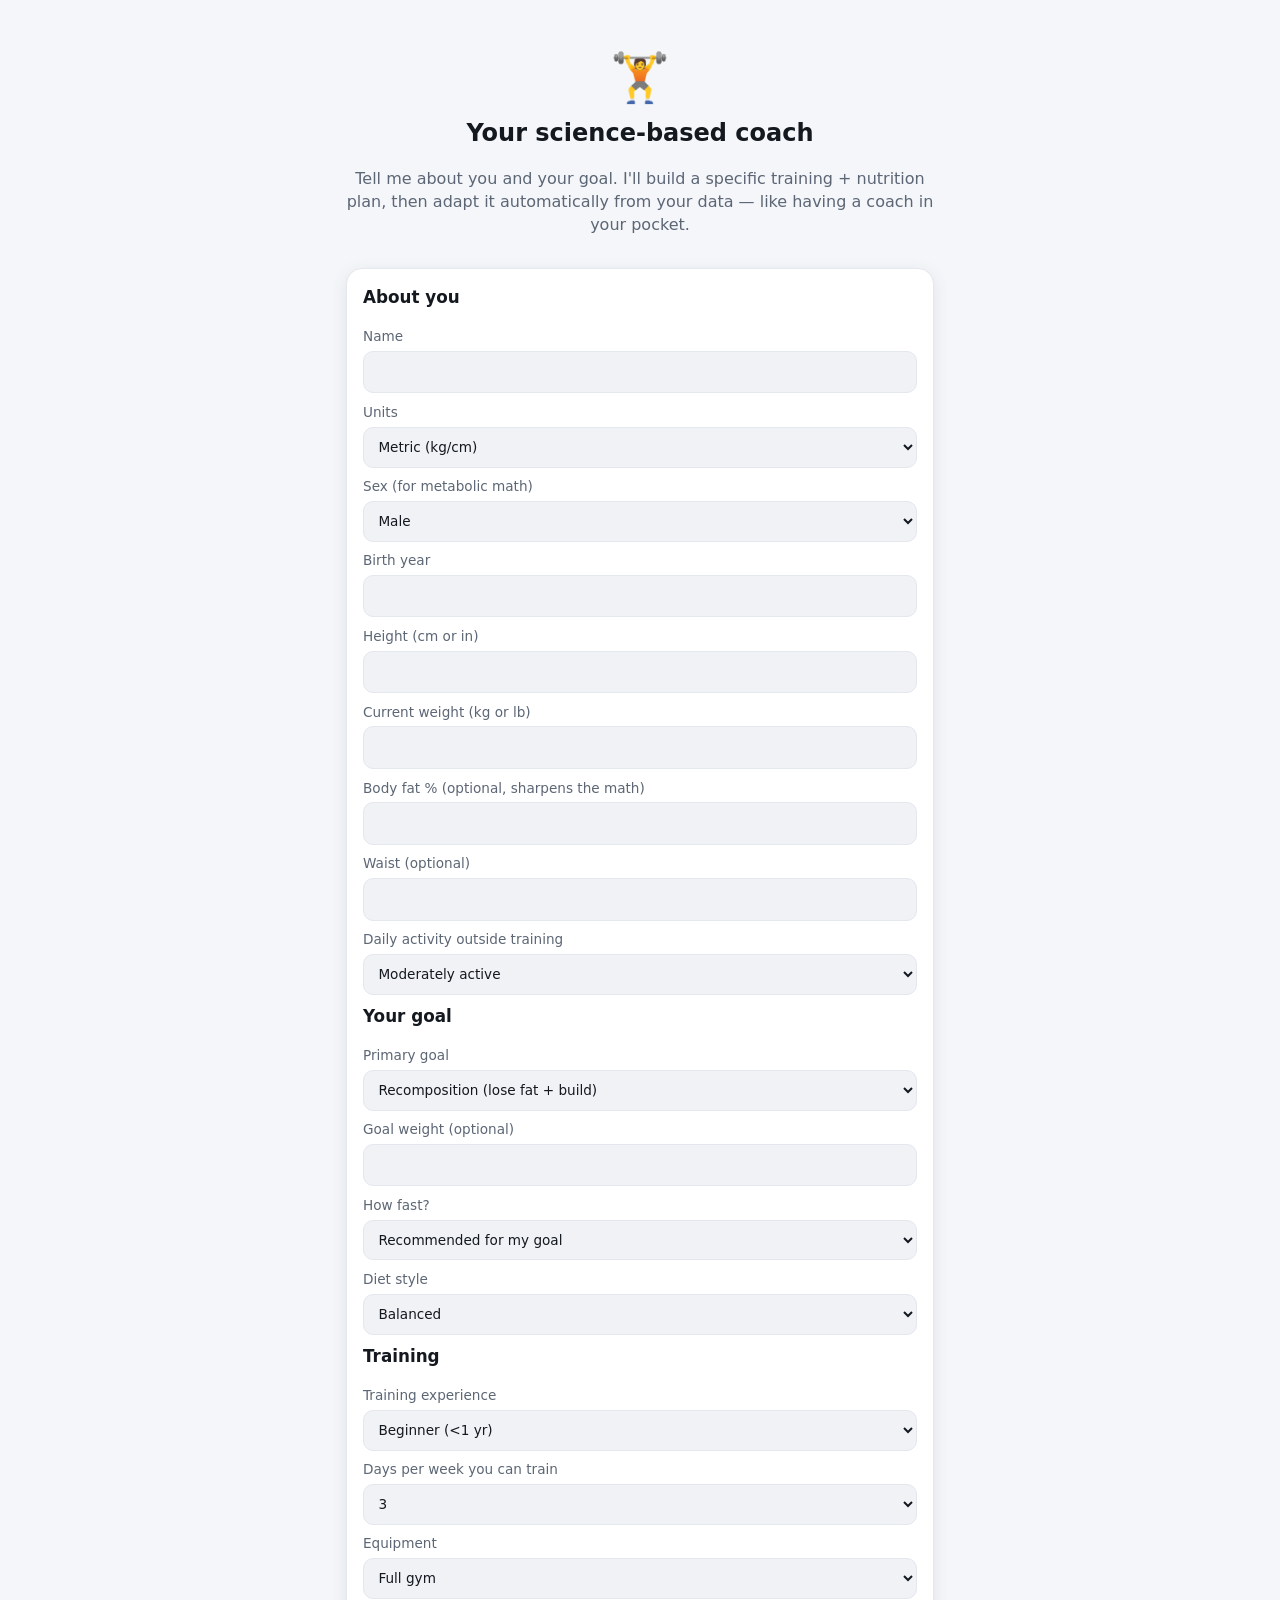
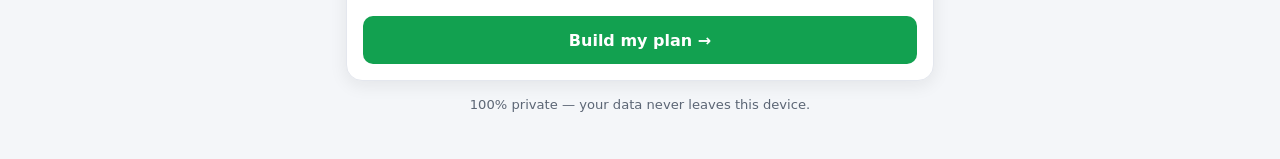
<file: index.html>
<!DOCTYPE html>
<html lang="en">
<head>
  <meta charset="utf-8">
  <meta name="viewport" content="width=device-width, initial-scale=1, viewport-fit=cover">
  <meta name="theme-color" content="#0f1115">
  <title>Coach — your science-based gym app</title>
  <meta name="description" content="A private, offline gym coach that adapts your training and nutrition from your own data.">
  <link rel="manifest" href="manifest.webmanifest">
  <link rel="icon" href="icons/icon.svg" type="image/svg+xml">
  <link rel="apple-touch-icon" href="icons/icon-192.png">
  <link rel="stylesheet" href="css/styles.css">
</head>
<body>
  <div id="app" class="app"></div>

  <!-- data + engine (load order matters: no build step, plain scripts) -->
  <script src="js/store.js"></script>
  <script src="js/data/exercises.js"></script>
  <script src="js/data/foods.js"></script>
  <script src="js/engine/nutrition.js"></script>
  <script src="js/engine/analytics.js"></script>
  <script src="js/engine/expenditure.js"></script>
  <script src="js/engine/training.js"></script>
  <script src="js/engine/coach.js"></script>
  <script src="js/charts.js"></script>
  <script src="js/ai.js"></script>
  <script src="js/app.js"></script>
</body>
</html>
</file>
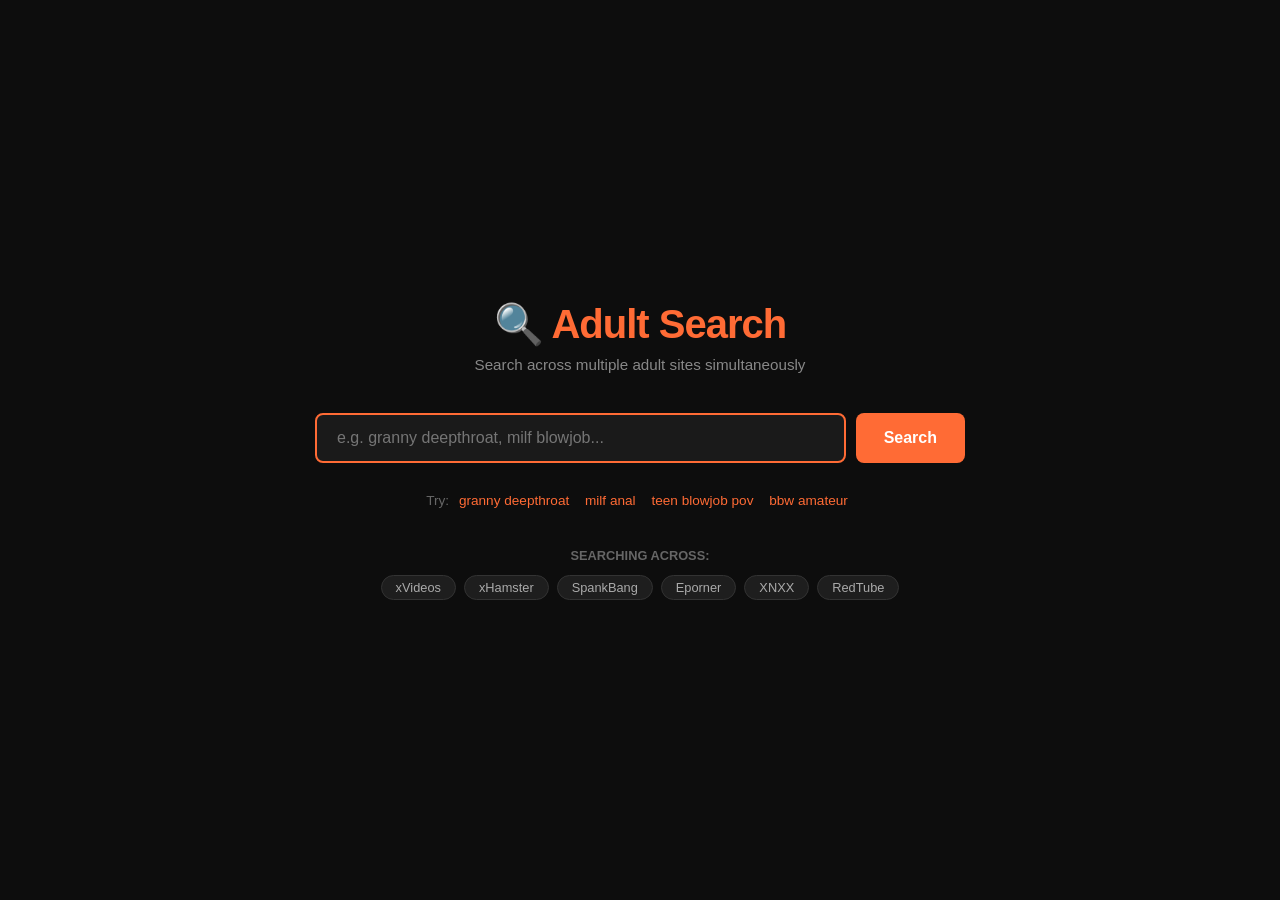
<file: templates/index.html>
<!DOCTYPE html>
<html lang="en">
<head>
  <meta charset="UTF-8" />
  <meta name="viewport" content="width=device-width, initial-scale=1.0" />
  <title>Adult Search Aggregator</title>
  <style>
    * { box-sizing: border-box; margin: 0; padding: 0; }
    body {
      background: #0d0d0d;
      color: #e0e0e0;
      font-family: 'Segoe UI', sans-serif;
      display: flex;
      flex-direction: column;
      align-items: center;
      justify-content: center;
      min-height: 100vh;
      padding: 20px;
    }
    h1 {
      font-size: 2.5rem;
      color: #ff6b35;
      margin-bottom: 8px;
      letter-spacing: -1px;
    }
    .subtitle {
      color: #888;
      margin-bottom: 40px;
      font-size: 0.95rem;
    }
    .search-form {
      display: flex;
      gap: 10px;
      width: 100%;
      max-width: 650px;
    }
    input[type="text"] {
      flex: 1;
      padding: 14px 20px;
      border-radius: 8px;
      border: 2px solid #333;
      background: #1a1a1a;
      color: #fff;
      font-size: 1rem;
      outline: none;
      transition: border-color 0.2s;
    }
    input[type="text"]:focus { border-color: #ff6b35; }
    button {
      padding: 14px 28px;
      background: #ff6b35;
      color: #fff;
      border: none;
      border-radius: 8px;
      font-size: 1rem;
      cursor: pointer;
      font-weight: 600;
      transition: background 0.2s;
    }
    button:hover { background: #e05a28; }
    .sites {
      margin-top: 40px;
      display: flex;
      flex-wrap: wrap;
      gap: 8px;
      justify-content: center;
      max-width: 650px;
    }
    .site-badge {
      background: #1e1e1e;
      border: 1px solid #333;
      border-radius: 20px;
      padding: 4px 14px;
      font-size: 0.8rem;
      color: #aaa;
    }
    .examples {
      margin-top: 30px;
      color: #666;
      font-size: 0.85rem;
      text-align: center;
    }
    .examples span {
      color: #ff6b35;
      cursor: pointer;
      margin: 0 6px;
    }
    .examples span:hover { text-decoration: underline; }
  </style>
</head>
<body>
  <h1>&#128269; Adult Search</h1>
  <p class="subtitle">Search across multiple adult sites simultaneously</p>

  <form class="search-form" method="get" action="/search">
    <input type="text" name="q" placeholder="e.g. granny deepthroat, milf blowjob..." autofocus />
    <button type="submit">Search</button>
  </form>

  <div class="examples">
    Try:
    <span onclick="document.querySelector('input').value=this.innerText">granny deepthroat</span>
    <span onclick="document.querySelector('input').value=this.innerText">milf anal</span>
    <span onclick="document.querySelector('input').value=this.innerText">teen blowjob pov</span>
    <span onclick="document.querySelector('input').value=this.innerText">bbw amateur</span>
  </div>

  <div class="sites">
    <strong style="color:#666;width:100%;text-align:center;margin-bottom:4px;font-size:0.8rem;">SEARCHING ACROSS:</strong>
    <span class="site-badge">xVideos</span>
    <span class="site-badge">xHamster</span>
    <span class="site-badge">SpankBang</span>
    <span class="site-badge">Eporner</span>
    <span class="site-badge">XNXX</span>
    <span class="site-badge">RedTube</span>
  </div>
</body>
</html>
</file>
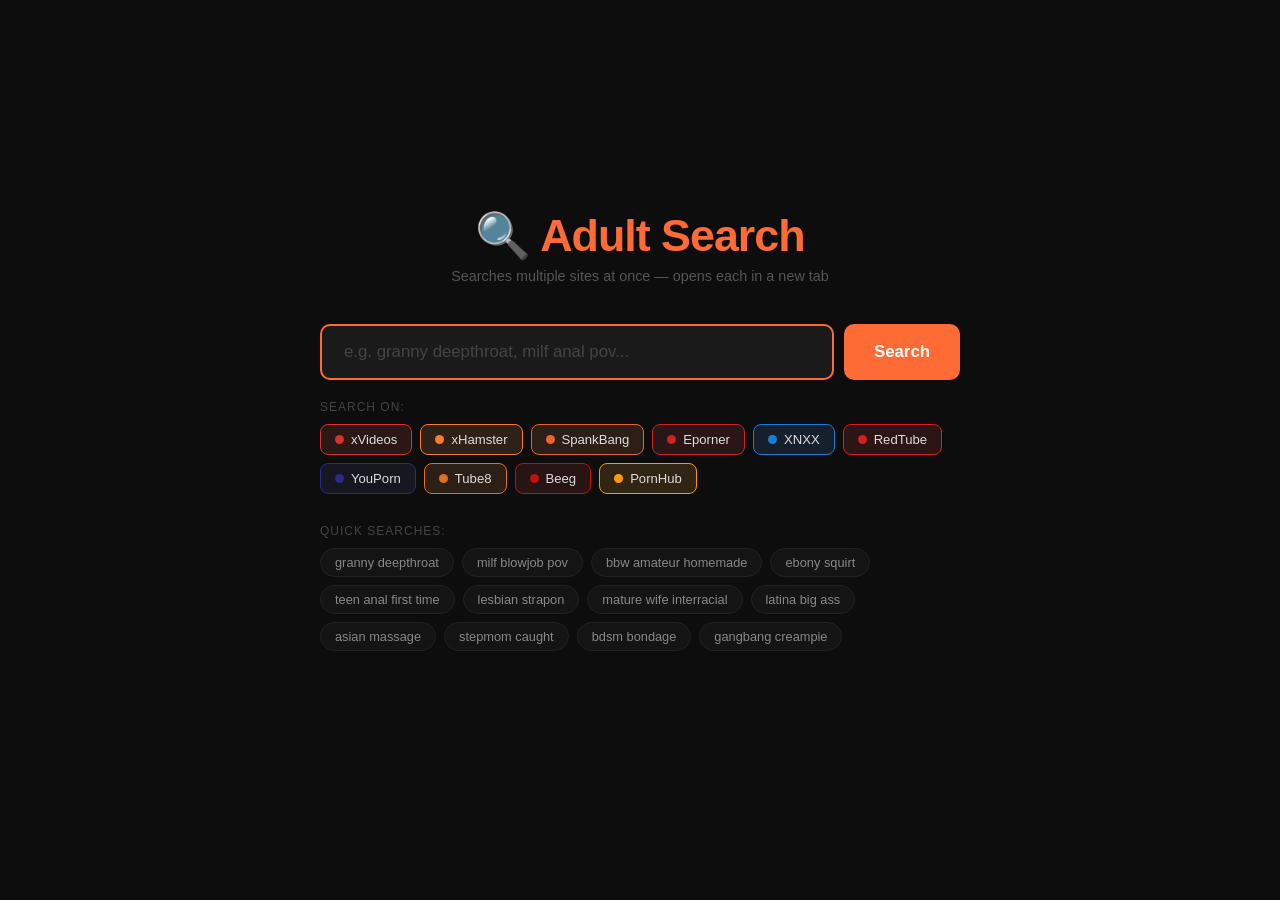
<file: search.html>
<!DOCTYPE html>
<html lang="en">
<head>
<meta charset="UTF-8" />
<meta name="viewport" content="width=device-width, initial-scale=1.0" />
<title>Adult Search</title>
<style>
  * { box-sizing: border-box; margin: 0; padding: 0; }
  body {
    background: #0d0d0d;
    color: #e0e0e0;
    font-family: 'Segoe UI', sans-serif;
    min-height: 100vh;
    display: flex;
    flex-direction: column;
    align-items: center;
    justify-content: center;
    padding: 30px 20px;
  }
  h1 { color: #ff6b35; font-size: 2.8rem; letter-spacing: -1px; margin-bottom: 6px; }
  .sub { color: #555; font-size: 0.9rem; margin-bottom: 40px; }

  .search-box {
    display: flex;
    gap: 10px;
    width: 100%;
    max-width: 640px;
    margin-bottom: 20px;
  }
  input {
    flex: 1;
    padding: 16px 22px;
    background: #1a1a1a;
    border: 2px solid #2a2a2a;
    border-radius: 10px;
    color: #fff;
    font-size: 1.05rem;
    outline: none;
    transition: border-color 0.2s;
  }
  input:focus { border-color: #ff6b35; }
  input::placeholder { color: #444; }
  button.go {
    padding: 16px 30px;
    background: #ff6b35;
    color: #fff;
    border: none;
    border-radius: 10px;
    font-size: 1.05rem;
    font-weight: 700;
    cursor: pointer;
    transition: background 0.2s, transform 0.1s;
  }
  button.go:hover { background: #e05a28; }
  button.go:active { transform: scale(0.97); }

  /* site toggles */
  .sites-label {
    font-size: 0.75rem;
    color: #444;
    text-transform: uppercase;
    letter-spacing: 1px;
    margin-bottom: 10px;
    width: 100%;
    max-width: 640px;
  }
  .sites {
    display: flex;
    flex-wrap: wrap;
    gap: 8px;
    width: 100%;
    max-width: 640px;
    margin-bottom: 30px;
  }
  .site-toggle {
    display: flex;
    align-items: center;
    gap: 7px;
    padding: 7px 14px;
    background: #141414;
    border: 1.5px solid #2a2a2a;
    border-radius: 8px;
    cursor: pointer;
    transition: all 0.15s;
    user-select: none;
  }
  .site-toggle:hover { border-color: #444; }
  .site-toggle.on { border-color: var(--c); background: color-mix(in srgb, var(--c) 12%, #141414); }
  .site-toggle .dot {
    width: 9px; height: 9px;
    border-radius: 50%;
    background: #333;
    transition: background 0.15s;
  }
  .site-toggle.on .dot { background: var(--c); }
  .site-toggle span { font-size: 0.82rem; color: #999; transition: color 0.15s; }
  .site-toggle.on span { color: #ddd; }

  /* quick searches */
  .quick-label {
    font-size: 0.75rem;
    color: #444;
    text-transform: uppercase;
    letter-spacing: 1px;
    margin-bottom: 10px;
    width: 100%;
    max-width: 640px;
  }
  .quick {
    display: flex;
    flex-wrap: wrap;
    gap: 8px;
    width: 100%;
    max-width: 640px;
    margin-bottom: 40px;
  }
  .chip {
    padding: 6px 14px;
    background: #141414;
    border: 1px solid #222;
    border-radius: 20px;
    font-size: 0.8rem;
    color: #888;
    cursor: pointer;
    transition: all 0.15s;
  }
  .chip:hover { background: #1e1e1e; color: #ff6b35; border-color: #ff6b35; }

  /* result flash */
  #toast {
    display: none;
    position: fixed;
    bottom: 30px;
    left: 50%;
    transform: translateX(-50%);
    background: #1e1e1e;
    border: 1px solid #333;
    border-radius: 10px;
    padding: 12px 24px;
    font-size: 0.9rem;
    color: #aaa;
    box-shadow: 0 4px 20px rgba(0,0,0,0.5);
  }
  #toast strong { color: #ff6b35; }
</style>
</head>
<body>

<h1>&#128269; Adult Search</h1>
<p class="sub">Searches multiple sites at once &mdash; opens each in a new tab</p>

<div class="search-box">
  <input id="q" type="text" placeholder="e.g. granny deepthroat, milf anal pov..." autofocus />
  <button class="go" onclick="doSearch()">Search</button>
</div>

<p class="sites-label">Search on:</p>
<div class="sites" id="sites"></div>

<p class="quick-label">Quick searches:</p>
<div class="quick">
  <span class="chip" onclick="quickSearch('granny deepthroat')">granny deepthroat</span>
  <span class="chip" onclick="quickSearch('milf blowjob pov')">milf blowjob pov</span>
  <span class="chip" onclick="quickSearch('bbw amateur homemade')">bbw amateur homemade</span>
  <span class="chip" onclick="quickSearch('ebony squirt')">ebony squirt</span>
  <span class="chip" onclick="quickSearch('teen anal first time')">teen anal first time</span>
  <span class="chip" onclick="quickSearch('lesbian strapon')">lesbian strapon</span>
  <span class="chip" onclick="quickSearch('mature wife interracial')">mature wife interracial</span>
  <span class="chip" onclick="quickSearch('latina big ass')">latina big ass</span>
  <span class="chip" onclick="quickSearch('asian massage')">asian massage</span>
  <span class="chip" onclick="quickSearch('stepmom caught')">stepmom caught</span>
  <span class="chip" onclick="quickSearch('bdsm bondage')">bdsm bondage</span>
  <span class="chip" onclick="quickSearch('gangbang creampie')">gangbang creampie</span>
</div>

<div id="toast"></div>

<script>
const SITES = [
  { name: 'xVideos',  color: '#d92f2f', url: q => `https://www.xvideos.com/?k=${q}` },
  { name: 'xHamster', color: '#f47f2a', url: q => `https://xhamster.com/search/${q}` },
  { name: 'SpankBang', color: '#e8642b', url: q => `https://spankbang.com/s/${q}/` },
  { name: 'Eporner',  color: '#cc2222', url: q => `https://www.eporner.com/search/${q}/` },
  { name: 'XNXX',    color: '#1a7cd9', url: q => `https://www.xnxx.com/search/${q}/0` },
  { name: 'RedTube',  color: '#d62020', url: q => `https://www.redtube.com/?search=${q}` },
  { name: 'YouPorn',  color: '#2a2a8a', url: q => `https://www.youporn.com/search/video/?query=${q}` },
  { name: 'Tube8',   color: '#e07020', url: q => `https://www.tube8.com/search.html?q=${q}` },
  { name: 'Beeg',    color: '#c01010', url: q => `https://beeg.com/search/${q}` },
  { name: 'PornHub', color: '#f90',    url: q => `https://www.pornhub.com/video/search?search=${q}` },
];

// Render site toggles
const sitesEl = document.getElementById('sites');
SITES.forEach((s, i) => {
  const el = document.createElement('div');
  el.className = 'site-toggle on';
  el.style.setProperty('--c', s.color);
  el.dataset.i = i;
  el.innerHTML = `<div class="dot"></div><span>${s.name}</span>`;
  el.onclick = () => el.classList.toggle('on');
  sitesEl.appendChild(el);
});

function getEnabled() {
  return [...document.querySelectorAll('.site-toggle.on')].map(el => SITES[el.dataset.i]);
}

function doSearch() {
  const raw = document.getElementById('q').value.trim();
  if (!raw) return;
  const q = encodeURIComponent(raw);
  const enabled = getEnabled();
  if (!enabled.length) { showToast('Select at least one site'); return; }
  enabled.forEach(s => window.open(s.url(q), '_blank'));
  showToast(`Opened <strong>${enabled.length}</strong> tabs for "${raw}"`);
}

function quickSearch(term) {
  document.getElementById('q').value = term;
  doSearch();
}

function showToast(msg) {
  const t = document.getElementById('toast');
  t.innerHTML = msg;
  t.style.display = 'block';
  clearTimeout(t._timer);
  t._timer = setTimeout(() => t.style.display = 'none', 3000);
}

document.getElementById('q').addEventListener('keydown', e => {
  if (e.key === 'Enter') doSearch();
});
</script>
</body>
</html>
</file>
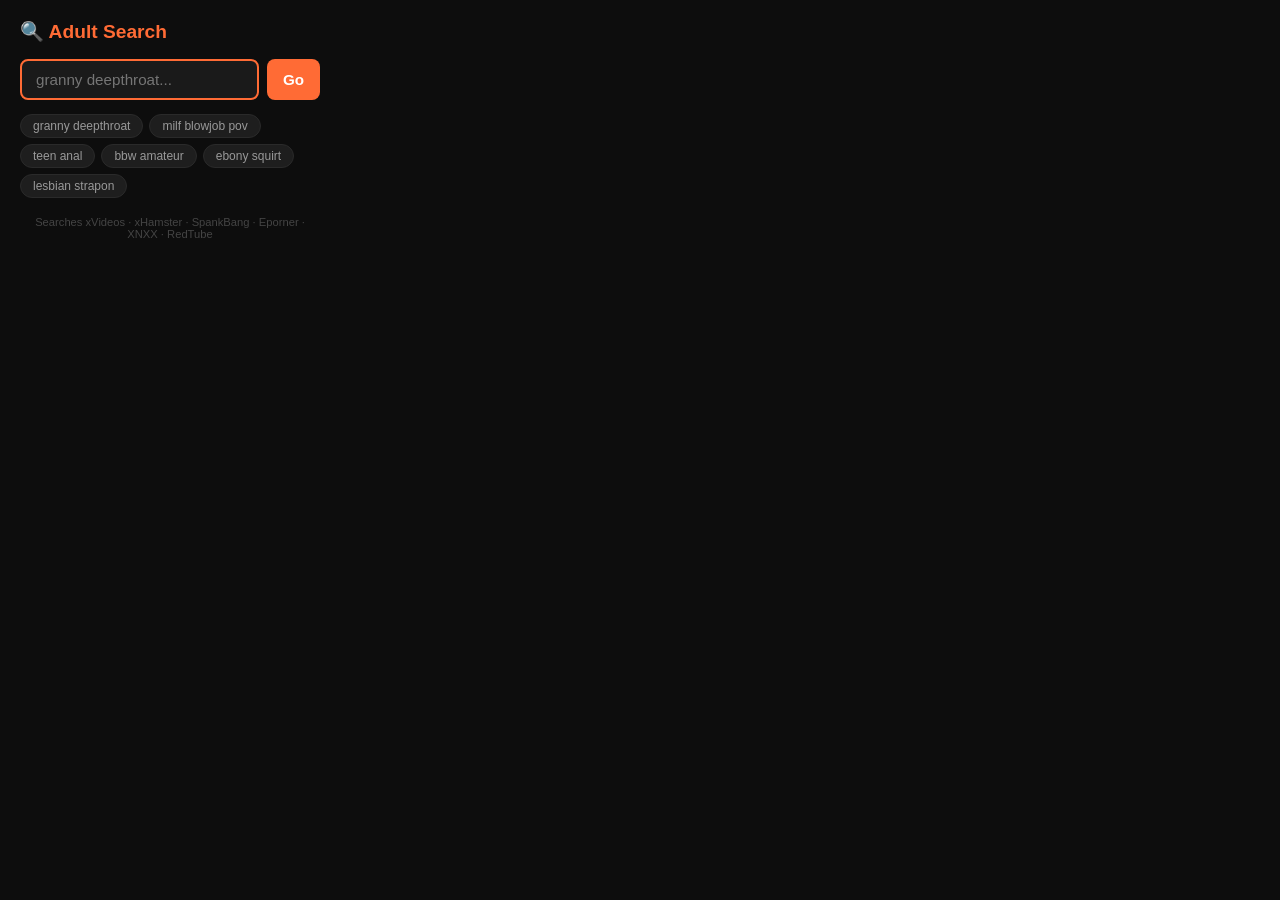
<file: chrome-extension/popup.html>
<!DOCTYPE html>
<html lang="en">
<head>
  <meta charset="UTF-8" />
  <style>
    * { box-sizing: border-box; margin: 0; padding: 0; }
    body {
      width: 340px;
      background: #0d0d0d;
      color: #e0e0e0;
      font-family: 'Segoe UI', sans-serif;
      padding: 20px;
    }
    h1 {
      color: #ff6b35;
      font-size: 1.2rem;
      margin-bottom: 16px;
      display: flex;
      align-items: center;
      gap: 8px;
    }
    .search-row {
      display: flex;
      gap: 8px;
    }
    input {
      flex: 1;
      padding: 10px 14px;
      background: #1a1a1a;
      border: 2px solid #333;
      border-radius: 8px;
      color: #fff;
      font-size: 0.95rem;
      outline: none;
      transition: border-color 0.2s;
    }
    input:focus { border-color: #ff6b35; }
    button {
      padding: 10px 16px;
      background: #ff6b35;
      color: #fff;
      border: none;
      border-radius: 8px;
      cursor: pointer;
      font-size: 0.95rem;
      font-weight: 600;
      transition: background 0.2s;
    }
    button:hover { background: #e05a28; }
    .chips {
      margin-top: 14px;
      display: flex;
      flex-wrap: wrap;
      gap: 6px;
    }
    .chip {
      background: #1e1e1e;
      border: 1px solid #2a2a2a;
      border-radius: 20px;
      padding: 4px 12px;
      font-size: 0.75rem;
      color: #999;
      cursor: pointer;
      transition: all 0.15s;
    }
    .chip:hover {
      background: #2a2a2a;
      color: #ff6b35;
      border-color: #ff6b35;
    }
    .footer {
      margin-top: 18px;
      font-size: 0.7rem;
      color: #444;
      text-align: center;
    }
  </style>
</head>
<body>
  <h1>🔍 Adult Search</h1>
  <div class="search-row">
    <input id="q" type="text" placeholder="granny deepthroat..." autofocus />
    <button id="btn">Go</button>
  </div>
  <div class="chips">
    <span class="chip" data-q="granny deepthroat">granny deepthroat</span>
    <span class="chip" data-q="milf blowjob pov">milf blowjob pov</span>
    <span class="chip" data-q="teen anal">teen anal</span>
    <span class="chip" data-q="bbw amateur">bbw amateur</span>
    <span class="chip" data-q="ebony squirt">ebony squirt</span>
    <span class="chip" data-q="lesbian strapon">lesbian strapon</span>
  </div>
  <div class="footer">Searches xVideos · xHamster · SpankBang · Eporner · XNXX · RedTube</div>
  <script src="popup.js"></script>
</body>
</html>
</file>
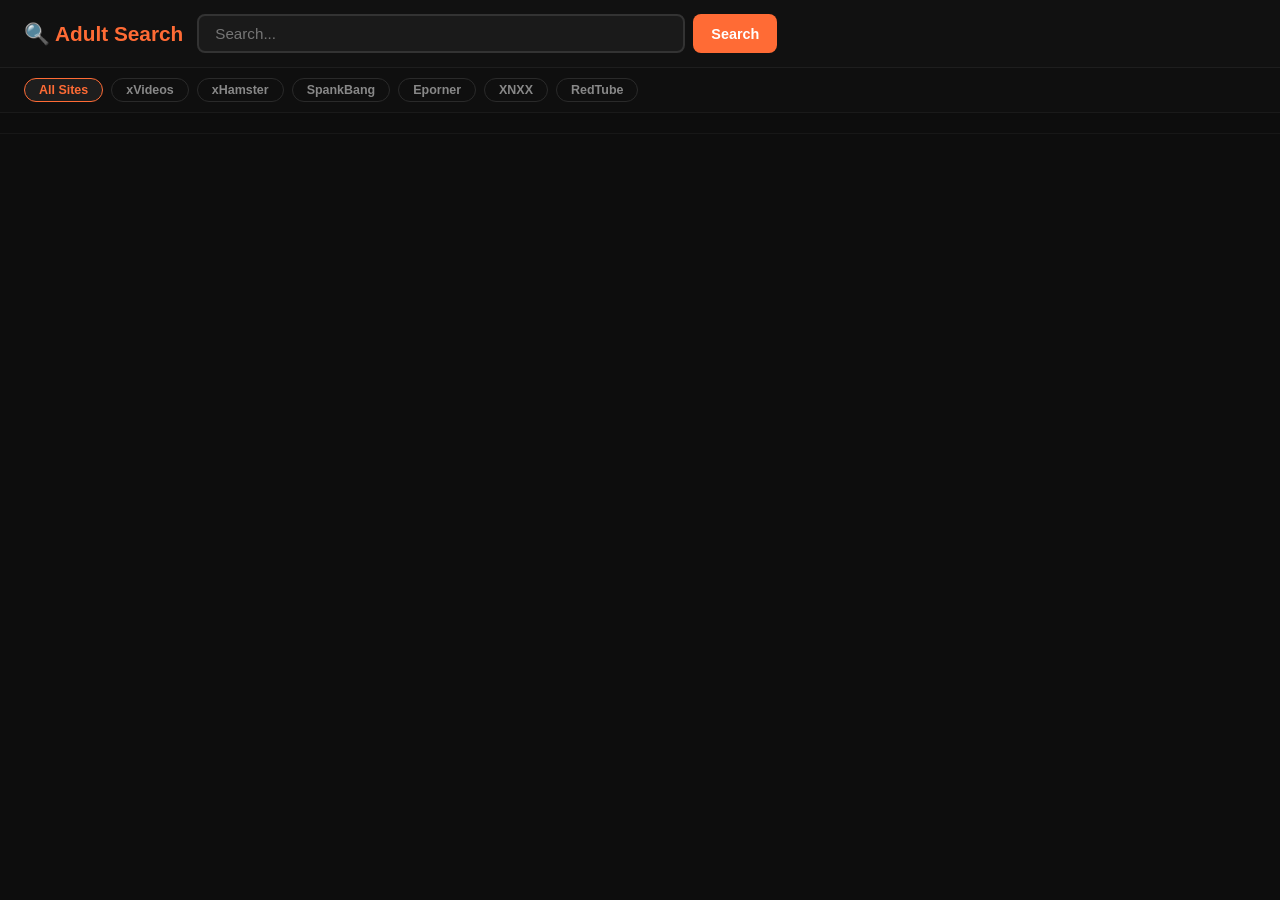
<file: chrome-extension/results.html>
<!DOCTYPE html>
<html lang="en">
<head>
  <meta charset="UTF-8" />
  <meta name="viewport" content="width=device-width, initial-scale=1.0" />
  <title>Adult Search Results</title>
  <style>
    * { box-sizing: border-box; margin: 0; padding: 0; }
    body {
      background: #0d0d0d;
      color: #e0e0e0;
      font-family: 'Segoe UI', sans-serif;
      min-height: 100vh;
    }
    header {
      background: #111;
      border-bottom: 1px solid #1e1e1e;
      padding: 14px 24px;
      display: flex;
      align-items: center;
      gap: 14px;
      position: sticky;
      top: 0;
      z-index: 100;
    }
    .logo {
      color: #ff6b35;
      font-size: 1.3rem;
      font-weight: 700;
      white-space: nowrap;
      cursor: pointer;
      text-decoration: none;
    }
    .search-row {
      display: flex;
      gap: 8px;
      flex: 1;
      max-width: 580px;
    }
    input {
      flex: 1;
      padding: 9px 16px;
      background: #1a1a1a;
      border: 2px solid #333;
      border-radius: 8px;
      color: #fff;
      font-size: 0.95rem;
      outline: none;
      transition: border-color 0.2s;
    }
    input:focus { border-color: #ff6b35; }
    button {
      padding: 9px 18px;
      background: #ff6b35;
      color: #fff;
      border: none;
      border-radius: 8px;
      font-size: 0.9rem;
      font-weight: 600;
      cursor: pointer;
      transition: background 0.2s;
    }
    button:hover { background: #e05a28; }

    /* filter bar */
    #filter-bar {
      padding: 10px 24px;
      display: flex;
      gap: 8px;
      flex-wrap: wrap;
      border-bottom: 1px solid #1a1a1a;
      background: #0f0f0f;
    }
    .filter-btn {
      padding: 4px 14px;
      border-radius: 20px;
      border: 1px solid #2a2a2a;
      background: transparent;
      color: #888;
      font-size: 0.78rem;
      cursor: pointer;
      transition: all 0.15s;
    }
    .filter-btn.active,
    .filter-btn:hover {
      background: #1e1e1e;
      color: #ff6b35;
      border-color: #ff6b35;
    }

    /* status bar */
    #status {
      padding: 10px 24px;
      display: flex;
      gap: 12px;
      flex-wrap: wrap;
      font-size: 0.8rem;
      color: #555;
      border-bottom: 1px solid #171717;
    }
    .site-status {
      display: flex;
      align-items: center;
      gap: 5px;
    }
    .dot {
      width: 7px;
      height: 7px;
      border-radius: 50%;
      background: #333;
      transition: background 0.3s;
    }
    .dot.loading { background: #f0a030; animation: pulse 1s infinite; }
    .dot.done { background: #3cb371; }
    .dot.error { background: #c0392b; }
    @keyframes pulse { 0%,100%{opacity:1} 50%{opacity:0.4} }

    /* grid */
    #grid {
      display: grid;
      grid-template-columns: repeat(auto-fill, minmax(260px, 1fr));
      gap: 18px;
      padding: 20px 24px;
    }
    .card {
      background: #161616;
      border-radius: 10px;
      overflow: hidden;
      border: 1px solid #1f1f1f;
      transition: transform 0.15s, border-color 0.15s;
    }
    .card:hover {
      transform: translateY(-3px);
      border-color: #ff6b35;
    }
    .card a {
      text-decoration: none;
      color: inherit;
      display: block;
    }
    .thumb-wrap {
      position: relative;
      width: 100%;
      padding-top: 56.25%;
      background: #0a0a0a;
      overflow: hidden;
    }
    .thumb-wrap img {
      position: absolute;
      inset: 0;
      width: 100%;
      height: 100%;
      object-fit: cover;
      transition: transform 0.2s;
    }
    .card:hover .thumb-wrap img { transform: scale(1.04); }
    .thumb-placeholder {
      position: absolute;
      inset: 0;
      display: flex;
      align-items: center;
      justify-content: center;
      font-size: 2rem;
      color: #222;
    }
    .duration-badge {
      position: absolute;
      bottom: 6px;
      right: 8px;
      background: rgba(0,0,0,0.82);
      color: #fff;
      font-size: 0.72rem;
      padding: 2px 7px;
      border-radius: 4px;
      font-weight: 500;
    }
    .site-badge {
      position: absolute;
      top: 6px;
      left: 8px;
      font-size: 0.65rem;
      font-weight: 700;
      padding: 2px 8px;
      border-radius: 4px;
      text-transform: uppercase;
      letter-spacing: 0.5px;
      color: #fff;
    }
    .card-body { padding: 10px 12px 12px; }
    .card-title {
      font-size: 0.85rem;
      font-weight: 500;
      color: #ddd;
      line-height: 1.35;
      display: -webkit-box;
      -webkit-line-clamp: 2;
      -webkit-box-orient: vertical;
      overflow: hidden;
    }
    .card-meta {
      margin-top: 6px;
      font-size: 0.72rem;
      color: #555;
      display: flex;
      gap: 10px;
    }

    /* empty / loading states */
    #empty {
      display: none;
      text-align: center;
      padding: 80px 24px;
      color: #444;
    }
    #empty h2 { font-size: 1.4rem; margin-bottom: 8px; color: #555; }
    #result-count {
      padding: 8px 24px 0;
      font-size: 0.82rem;
      color: #555;
    }
  </style>
</head>
<body>
  <header>
    <a class="logo" href="#" id="home-link">🔍 Adult Search</a>
    <div class="search-row">
      <input id="q" type="text" placeholder="Search..." />
      <button id="search-btn">Search</button>
    </div>
  </header>

  <div id="filter-bar">
    <button class="filter-btn active" data-site="all">All Sites</button>
    <!-- site buttons injected by JS -->
  </div>

  <div id="status"></div>
  <div id="result-count"></div>

  <div id="grid"></div>

  <div id="empty">
    <h2>No results found</h2>
    <p>Try different keywords, or some sites may be temporarily unavailable.</p>
  </div>

  <script src="parsers.js"></script>
  <script src="results.js"></script>
</body>
</html>
</file>
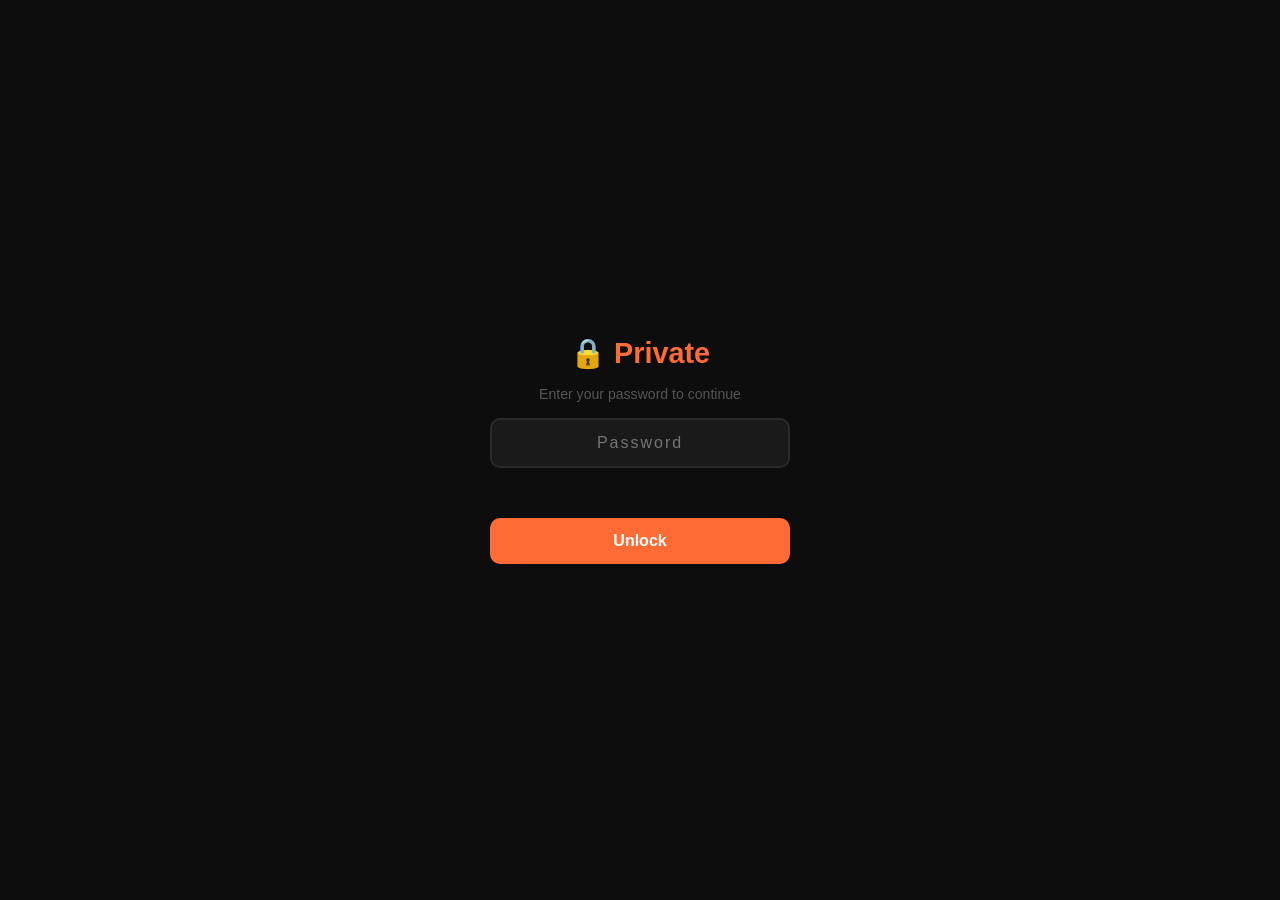
<file: templates/app.html>
<!DOCTYPE html>
<html lang="en">
<head>
<meta charset="UTF-8"/>
<meta name="viewport" content="width=device-width, initial-scale=1.0"/>
<title>Adult Search</title>
<style>
* { box-sizing: border-box; margin: 0; padding: 0; }
body {
  background: #0d0d0d;
  color: #e0e0e0;
  font-family: 'Segoe UI', sans-serif;
  min-height: 100vh;
}

/* ── Lock screen ── */
#lock {
  min-height: 100vh;
  display: flex;
  flex-direction: column;
  align-items: center;
  justify-content: center;
  padding: 30px 20px;
  gap: 16px;
}
#lock h2 { color: #ff6b35; font-size: 1.8rem; }
#lock p  { color: #555; font-size: 0.88rem; }
#pw-input {
  width: 100%;
  max-width: 300px;
  padding: 14px 18px;
  background: #1a1a1a;
  border: 2px solid #2a2a2a;
  border-radius: 10px;
  color: #fff;
  font-size: 1rem;
  outline: none;
  text-align: center;
  letter-spacing: 2px;
  transition: border-color 0.2s;
}
#pw-input:focus { border-color: #ff6b35; }
#unlock-btn {
  width: 100%;
  max-width: 300px;
  padding: 14px;
  background: #ff6b35;
  color: #fff;
  border: none;
  border-radius: 10px;
  font-size: 1rem;
  font-weight: 700;
  cursor: pointer;
}
#unlock-btn:active { opacity: 0.85; }
#lock-err { color: #e05555; font-size: 0.82rem; min-height: 18px; }

/* ── App ── */
#app { display: none; flex-direction: column; min-height: 100vh; }

header {
  background: #111;
  border-bottom: 1px solid #1e1e1e;
  padding: 14px 18px;
  display: flex;
  align-items: center;
  gap: 12px;
  position: sticky;
  top: 0;
  z-index: 50;
}
.logo { color: #ff6b35; font-size: 1.2rem; font-weight: 700; white-space: nowrap; }

.search-row {
  display: flex;
  gap: 8px;
  flex: 1;
}
#q {
  flex: 1;
  padding: 10px 16px;
  background: #1a1a1a;
  border: 2px solid #2a2a2a;
  border-radius: 8px;
  color: #fff;
  font-size: 0.95rem;
  outline: none;
  transition: border-color 0.2s;
  min-width: 0;
}
#q:focus { border-color: #ff6b35; }
#q::placeholder { color: #444; }
#search-btn {
  padding: 10px 18px;
  background: #ff6b35;
  color: #fff;
  border: none;
  border-radius: 8px;
  font-size: 0.95rem;
  font-weight: 700;
  cursor: pointer;
  white-space: nowrap;
}
#search-btn:active { opacity: 0.85; }

/* site filter chips */
#filter-bar {
  padding: 10px 18px;
  display: flex;
  gap: 8px;
  flex-wrap: wrap;
  background: #0f0f0f;
  border-bottom: 1px solid #1a1a1a;
}
.fbtn {
  padding: 5px 13px;
  border-radius: 20px;
  border: 1px solid #2a2a2a;
  background: transparent;
  color: #777;
  font-size: 0.76rem;
  cursor: pointer;
  transition: all 0.15s;
  white-space: nowrap;
}
.fbtn.active, .fbtn:active { background: #1e1e1e; color: #ff6b35; border-color: #ff6b35; }

/* status dots */
#status {
  padding: 8px 18px;
  display: flex;
  gap: 14px;
  flex-wrap: wrap;
  font-size: 0.75rem;
  color: #555;
  border-bottom: 1px solid #151515;
}
.sdot { display: flex; align-items: center; gap: 5px; }
.dot { width: 7px; height: 7px; border-radius: 50%; background: #2a2a2a; }
.dot.spin { background: #e0a020; animation: pulse 1s infinite; }
.dot.ok   { background: #3cb371; }
.dot.err  { background: #c0392b; }
.sfail { color: #b5563f; }
#status .sdot { cursor: help; }
@keyframes pulse { 0%,100%{opacity:1}50%{opacity:.35} }

#meta { padding: 8px 18px; font-size: 0.78rem; color: #555; }

/* grid */
#grid {
  display: grid;
  grid-template-columns: repeat(auto-fill, minmax(155px, 1fr));
  gap: 12px;
  padding: 14px 18px;
}
@media(min-width:600px){ #grid { grid-template-columns: repeat(auto-fill, minmax(220px, 1fr)); gap: 16px; } }

.card {
  background: #161616;
  border-radius: 9px;
  overflow: hidden;
  border: 1px solid #1e1e1e;
  transition: transform 0.15s, border-color 0.15s;
  cursor: pointer;
}
.card:active { transform: scale(0.97); }
.card:hover { border-color: #ff6b35; }
.thumb {
  position: relative;
  width: 100%;
  padding-top: 56.25%;
  background: #0a0a0a;
  overflow: hidden;
}
.thumb img {
  position: absolute; inset: 0;
  width: 100%; height: 100%;
  object-fit: cover;
}
.thumb .no-img {
  position: absolute; inset: 0;
  display: flex; align-items: center; justify-content: center;
  font-size: 1.8rem; color: #222;
}
.dur {
  position: absolute; bottom: 5px; right: 7px;
  background: rgba(0,0,0,.82);
  color: #fff; font-size: 0.68rem;
  padding: 2px 6px; border-radius: 4px; font-weight: 600;
}
.site-tag {
  position: absolute; top: 5px; left: 7px;
  font-size: 0.6rem; font-weight: 700;
  padding: 2px 7px; border-radius: 4px;
  text-transform: uppercase; letter-spacing: .4px; color: #fff;
}
.card-body { padding: 8px 10px 10px; }
.card-title {
  font-size: 0.8rem; color: #ccc; line-height: 1.35;
  display: -webkit-box; -webkit-line-clamp: 2; -webkit-box-orient: vertical; overflow: hidden;
}
.card-views { margin-top: 5px; font-size: 0.7rem; color: #555; }

/* empty / chips */
#empty { display: none; text-align: center; padding: 60px 20px; color: #444; }
#empty h3 { font-size: 1.2rem; margin-bottom: 6px; color: #555; }

#chips {
  display: flex; flex-wrap: wrap; gap: 8px;
  padding: 12px 18px 0;
}
.chip {
  padding: 6px 13px; background: #141414;
  border: 1px solid #222; border-radius: 20px;
  font-size: 0.78rem; color: #888; cursor: pointer;
}
.chip:active { color: #ff6b35; border-color: #ff6b35; }
</style>
</head>
<body>

<!-- Lock -->
<div id="lock">
  <h2>&#128274; Private</h2>
  <p>Enter your password to continue</p>
  <input id="pw-input" type="password" placeholder="Password" autocomplete="off"/>
  <div id="lock-err"></div>
  <button id="unlock-btn" onclick="unlock()">Unlock</button>
</div>

<!-- App -->
<div id="app">
  <header>
    <span class="logo">&#128269; Search</span>
    <div class="search-row">
      <input id="q" type="text" placeholder="granny deepthroat, milf pov..."/>
      <button id="search-btn" onclick="doSearch()">Go</button>
    </div>
  </header>

  <div id="filter-bar">
    <button class="fbtn active" data-site="all">All</button>
  </div>

  <div id="status" style="display:none"></div>
  <div id="meta"></div>

  <div id="chips">
    <span class="chip" onclick="qs('granny deepthroat')">granny deepthroat</span>
    <span class="chip" onclick="qs('milf blowjob pov')">milf blowjob pov</span>
    <span class="chip" onclick="qs('bbw amateur')">bbw amateur</span>
    <span class="chip" onclick="qs('ebony squirt')">ebony squirt</span>
    <span class="chip" onclick="qs('teen anal')">teen anal</span>
    <span class="chip" onclick="qs('lesbian strapon')">lesbian strapon</span>
    <span class="chip" onclick="qs('mature wife interracial')">mature wife interracial</span>
    <span class="chip" onclick="qs('latina big ass')">latina big ass</span>
    <span class="chip" onclick="qs('stepmom caught')">stepmom caught</span>
    <span class="chip" onclick="qs('gangbang creampie')">gangbang creampie</span>
    <span class="chip" onclick="qs('bdsm bondage')">bdsm bondage</span>
    <span class="chip" onclick="qs('asian massage')">asian massage</span>
  </div>

  <div id="grid"></div>
  <div id="empty"><h3>No results found</h3><p>Try different keywords</p></div>
</div>

<script>
// ── Password gate ──
const HASH = '{{ pw_hash }}';
const KEY  = 'asa_exp';
const DAYS = 30;

async function sha256(s) {
  const b = await crypto.subtle.digest('SHA-256', new TextEncoder().encode(s));
  return [...new Uint8Array(b)].map(x=>x.toString(16).padStart(2,'0')).join('');
}

async function unlock() {
  const val = document.getElementById('pw-input').value;
  const h = await sha256(val);
  if (h === HASH) {
    localStorage.setItem(KEY, Date.now() + DAYS*86400000);
    showApp();
  } else {
    const e = document.getElementById('lock-err');
    e.textContent = 'Wrong password.';
    document.getElementById('pw-input').value = '';
    setTimeout(()=>e.textContent='', 2500);
  }
}
document.getElementById('pw-input').addEventListener('keydown', e => { if(e.key==='Enter') unlock(); });

function showApp() {
  document.getElementById('lock').style.display = 'none';
  document.getElementById('app').style.display = 'flex';
  document.getElementById('q').focus();
}

if (Date.now() < parseInt(localStorage.getItem(KEY)||0)) showApp();

// ── Search ──
let allResults = [];
let activeSite = 'all';

const SITE_COLORS = {
  'PornHub':'#f90','xVideos':'#d92f2f','Eporner':'#cc2222',
  'RedTube':'#d62020','Beeg':'#e8642b','YouPorn':'#3a3aaa',
};

function qs(term) {
  document.getElementById('q').value = term;
  doSearch();
}

async function doSearch() {
  const q = document.getElementById('q').value.trim();
  if (!q) return;
  document.getElementById('chips').style.display = 'none';
  document.getElementById('empty').style.display = 'none';

  const statusEl = document.getElementById('status');
  statusEl.style.display = 'flex';
  statusEl.innerHTML = 'Searching…';
  document.getElementById('meta').textContent = '';
  document.getElementById('grid').innerHTML = '';
  allResults = [];
  activeSite = 'all';
  document.querySelectorAll('.fbtn[data-site]').forEach(b => {
    if (b.dataset.site !== 'all') b.remove();
  });
  document.querySelector('.fbtn[data-site="all"]').classList.add('active');

  try {
    const res = await fetch(`/api/search?q=${encodeURIComponent(q)}`);
    const data = await res.json();
    allResults = data.results || [];

    // Build site filter buttons
    const sites = [...new Set(allResults.map(r=>r.site))];
    const bar = document.getElementById('filter-bar');
    sites.forEach(s => {
      const b = document.createElement('button');
      b.className = 'fbtn';
      b.dataset.site = s;
      b.textContent = s;
      b.onclick = () => filterBy(s);
      bar.appendChild(b);
    });

    // Status dots — a failing site shows why (HTTP status / error), not a bare ✗
    statusEl.innerHTML = (data.site_stats||[]).map(ss => {
      const ok = ss.count > 0;
      const label = ok ? ss.count : (ss.error || 'failed');
      const detail = (ss.fetches||[])
        .map(f => `${f.status||'—'} ${f.url}${f.error ? ' · ' + f.error : ''}`)
        .join('\n');
      return `<div class="sdot" title="${esc(detail)}">
        <div class="dot ${ok?'ok':'err'}"></div>
        <span>${esc(ss.site)} <span class="${ok?'':'sfail'}">${esc(String(label))}</span></span>
      </div>`;
    }).join('');

    document.getElementById('meta').textContent =
      `${allResults.length} results for "${q}"`;

    renderGrid();
  } catch(err) {
    statusEl.innerHTML = '<span style="color:#e05555">Search failed. Is the server running?</span>';
  }
}

function filterBy(site) {
  activeSite = site;
  document.querySelectorAll('.fbtn').forEach(b =>
    b.classList.toggle('active', b.dataset.site === site)
  );
  renderGrid();
}

document.querySelector('.fbtn[data-site="all"]').onclick = () => filterBy('all');

function renderGrid() {
  const filtered = activeSite === 'all'
    ? allResults
    : allResults.filter(r => r.site === activeSite);

  const grid = document.getElementById('grid');
  grid.innerHTML = '';
  document.getElementById('empty').style.display = filtered.length ? 'none' : 'block';

  filtered.forEach(v => {
    const c = SITE_COLORS[v.site] || '#ff6b35';
    const card = document.createElement('div');
    card.className = 'card';
    card.onclick = () => window.open(v.url, '_blank');
    card.innerHTML = `
      <div class="thumb">
        ${v.thumbnail
          ? `<img src="${v.thumbnail}" alt="" loading="lazy" onerror="this.parentNode.innerHTML='<div class=no-img>▶</div>'">`
          : '<div class="no-img">▶</div>'}
        <span class="site-tag" style="background:${c}">${esc(v.site)}</span>
        ${v.duration ? `<span class="dur">${esc(v.duration)}</span>` : ''}
      </div>
      <div class="card-body">
        <div class="card-title">${esc(v.title)}</div>
        <div class="card-views">
          ${v.views ? `👁 ${esc(v.views)}` : ''}
          ${v.rating ? ` ⭐ ${esc(v.rating)}%` : ''}
        </div>
      </div>`;
    grid.appendChild(card);
  });
}

function esc(s) {
  return (s||'').replace(/&/g,'&amp;').replace(/</g,'&lt;').replace(/>/g,'&gt;').replace(/"/g,'&quot;');
}

document.getElementById('q').addEventListener('keydown', e => { if(e.key==='Enter') doSearch(); });
</script>
</body>
</html>
</file>
<file: css/styles.css>
/* Coach — styles. Mobile-first, theme-aware (dark default, light supported).
   Chart colors come from the validated data-viz reference palette. */

:root {
  color-scheme: dark light;
  --bg: #0f1115;
  --surface: #171a21;
  --surface-2: #1f232c;
  --line: #2a2f3a;
  --text: #f2f4f8;
  --muted: #98a1b3;
  --accent: #37d67a;      /* energetic green */
  --accent-2: #2bb765;
  --accent-ink: #05130b;
  --warn: #fab219;
  --danger: #e5533c;

  /* chart palette (validated reference values) */
  --series-1: #3987e5;
  --status-good: #0ca30c;
  --status-warning: #fab219;
  --status-critical: #d03b3b;
  --grid: #2c2c2a;
  --axis: #898781;

  --radius: 16px;
  --radius-sm: 10px;
  --shadow: 0 4px 20px rgba(0,0,0,.35);
  --nav-h: 62px;
  --maxw: 620px;
}

@media (prefers-color-scheme: light) {
  :root:not([data-theme="dark"]) {
    --bg: #f4f6f9;
    --surface: #ffffff;
    --surface-2: #f0f2f6;
    --line: #e4e7ee;
    --text: #14181f;
    --muted: #5c6675;
    --accent: #12a150;
    --accent-2: #0f8a45;
    --accent-ink: #ffffff;
    --series-1: #2a78d6;
    --grid: #e1e0d9;
    --axis: #898781;
    --shadow: 0 4px 18px rgba(20,24,31,.08);
  }
}

* { box-sizing: border-box; }
html, body { margin: 0; padding: 0; }
body {
  font-family: system-ui, -apple-system, "Segoe UI", Roboto, sans-serif;
  background: var(--bg);
  color: var(--text);
  -webkit-font-smoothing: antialiased;
  line-height: 1.45;
}
button, input, select { font: inherit; color: inherit; }
h1 { font-size: 1.5rem; margin: .2rem 0; }
h2 { font-size: 1.05rem; margin: 0 0 .5rem; }
h3 { font-size: 1rem; margin: 0; }
.muted { color: var(--muted); }
.small { font-size: .82rem; }
.center { text-align: center; }
.error { color: var(--danger); }

.app { max-width: var(--maxw); margin: 0 auto; min-height: 100vh; }

/* top bar */
.topbar {
  position: sticky; top: 0; z-index: 20;
  display: flex; align-items: center; gap: .6rem;
  padding: calc(env(safe-area-inset-top) + .6rem) 1rem .6rem;
  background: color-mix(in srgb, var(--bg) 85%, transparent);
  backdrop-filter: blur(10px);
  border-bottom: 1px solid var(--line);
}
.brand { font-weight: 700; display: flex; align-items: center; gap: .35rem; }
.brand span { color: var(--accent); }
.who { margin-left: auto; color: var(--muted); font-size: .9rem; }
.icon-btn { background: none; border: none; font-size: 1.2rem; cursor: pointer; padding: .2rem; }

/* views */
.view { padding: 1rem 1rem calc(var(--nav-h) + env(safe-area-inset-bottom) + 1rem); }
.card {
  background: var(--surface);
  border: 1px solid var(--line);
  border-radius: var(--radius);
  padding: 1rem;
  margin-bottom: .9rem;
  box-shadow: var(--shadow);
}
.card-head { display: flex; align-items: center; justify-content: space-between; gap: .5rem; margin-bottom: .5rem; }
.card-head h2, .card-head h3 { margin: 0; }

.hero { background: linear-gradient(135deg, var(--surface), var(--surface-2)); }
.hero-date { color: var(--accent); font-weight: 600; font-size: .8rem; text-transform: uppercase; letter-spacing: .04em; }

/* stats */
.statgrid { display: grid; grid-template-columns: repeat(auto-fit, minmax(90px,1fr)); gap: .6rem; margin-bottom: .9rem; }
.stat { background: var(--surface); border: 1px solid var(--line); border-radius: var(--radius-sm); padding: .7rem; text-align: center; }
.sv { font-size: 1.25rem; font-weight: 700; }
.sl { font-size: .72rem; color: var(--muted); text-transform: uppercase; letter-spacing: .03em; }

/* buttons */
.btn {
  display: inline-flex; align-items: center; justify-content: center; gap: .4rem;
  background: var(--surface-2); color: var(--text);
  border: 1px solid var(--line); border-radius: var(--radius-sm);
  padding: .7rem 1rem; cursor: pointer; font-weight: 600;
  transition: transform .05s ease, background .15s ease;
}
.btn:active { transform: scale(.98); }
.btn.primary { background: var(--accent); color: var(--accent-ink); border-color: transparent; }
.btn.ghost { background: transparent; }
.btn.small { padding: .4rem .7rem; font-size: .82rem; }
.btn.block { display: flex; width: 100%; margin-top: .5rem; }
.btn[disabled] { opacity: .5; cursor: not-allowed; }
.file-btn { position: relative; }

/* pills / dots */
.pill { font-size: .7rem; padding: .2rem .5rem; border-radius: 999px; font-weight: 700; }
.pill.warn { background: color-mix(in srgb, var(--warn) 25%, transparent); color: var(--warn); }
.dot { display: inline-block; width: .55rem; height: .55rem; border-radius: 50%; vertical-align: middle; }
.d1 { background: var(--danger); } .d2 { background: var(--warn); } .d3 { background: var(--muted); }

/* lists */
.mini-list { list-style: none; margin: 0; padding: 0; }
.mini-list li { display: flex; justify-content: space-between; padding: .35rem 0; border-bottom: 1px solid var(--line); }
.mini-list li:last-child { border-bottom: none; }
.ok-note { color: var(--accent); font-weight: 600; margin: .5rem 0 0; }

/* macros */
.macro { margin: .5rem 0; }
.macro-top { display: flex; justify-content: space-between; font-size: .85rem; margin-bottom: .25rem; }
.bar { background: var(--surface-2); border-radius: 999px; height: 9px; overflow: hidden; }
.bar-fill { background: var(--accent); height: 100%; border-radius: 999px; transition: width .3s ease; }
.macro-mini { display: flex; gap: .8rem; flex-wrap: wrap; color: var(--muted); font-size: .82rem; margin: .4rem 0; }

/* insights */
.insight { border-left: 3px solid var(--muted); padding: .5rem .7rem; margin: .5rem 0; background: var(--surface-2); border-radius: 0 var(--radius-sm) var(--radius-sm) 0; }
.insight.p1 { border-left-color: var(--danger); }
.insight.p2 { border-left-color: var(--warn); }
.insight.p3 { border-left-color: var(--accent); }
.insight-t { font-weight: 700; font-size: .92rem; }
.insight-d { color: var(--muted); font-size: .85rem; margin-top: .15rem; }
.why { margin-top: .4rem; }
.why summary { cursor: pointer; color: var(--accent); font-size: .8rem; }
.why p { color: var(--muted); font-size: .82rem; margin: .3rem 0 0; }

/* quick actions */
.quick { display: grid; grid-template-columns: repeat(4, 1fr); gap: .5rem; }
.qbtn { background: var(--surface); border: 1px solid var(--line); border-radius: var(--radius-sm); padding: .7rem .3rem; font-size: .78rem; font-weight: 600; cursor: pointer; text-align: center; }

/* workout */
.exercise .prog { background: color-mix(in srgb, var(--accent) 12%, transparent); border-radius: var(--radius-sm); padding: .5rem .6rem; font-size: .85rem; margin: .5rem 0; }
.set-form { display: grid; grid-template-columns: 1fr 1fr 1fr auto; gap: .4rem; align-items: center; }
.set-form input { min-width: 0; padding: .55rem; background: var(--surface-2); border: 1px solid var(--line); border-radius: var(--radius-sm); }
.setlist { display: flex; flex-wrap: wrap; gap: .35rem; margin: .3rem 0; }
.setchip { background: var(--surface-2); border: 1px solid var(--line); border-radius: 999px; padding: .2rem .55rem; font-size: .78rem; }

/* forms */
.grid-form { display: flex; flex-direction: column; gap: .6rem; }
.fld { display: flex; flex-direction: column; gap: .25rem; font-size: .85rem; }
.fld span { color: var(--muted); }
.fld input, .fld select { padding: .65rem; background: var(--surface-2); border: 1px solid var(--line); border-radius: var(--radius-sm); }
.fld input[type="range"] { padding: 0; }
.fld output { color: var(--accent); font-weight: 700; }
.check { display: flex; align-items: center; gap: .5rem; }
.check input { width: 1.1rem; height: 1.1rem; }

/* charts */
.chart-box { width: 100%; position: relative; }
.chart { display: block; }
.chart .grid { stroke: var(--grid); stroke-width: 1; }
.chart .axis { fill: var(--axis); font-size: 10px; font-variant-numeric: tabular-nums; }
.chart .area { fill: color-mix(in srgb, var(--series-1) 16%, transparent); stroke: none; }
.chart .line { fill: none; stroke: var(--series-1); stroke-width: 2; stroke-linejoin: round; stroke-linecap: round; }
.chart .raw-dot { fill: var(--muted); opacity: .5; }
.chart .end-dot { fill: var(--series-1); }
.chart .crosshair { stroke: var(--muted); stroke-width: 1; stroke-dasharray: 3 3; }
.chart .hover-dot { fill: var(--series-1); stroke: var(--surface); stroke-width: 2; }
.chart-empty { color: var(--muted); font-size: .85rem; padding: 1.5rem 0; text-align: center; }
.chart-tip {
  position: absolute; background: var(--surface-2); border: 1px solid var(--line);
  border-radius: 8px; padding: .3rem .5rem; font-size: .78rem; pointer-events: none;
  display: flex; flex-direction: column; line-height: 1.2;
}
.chart-tip span { color: var(--muted); font-size: .7rem; }

/* volume bars */
.vol-rows { display: flex; flex-direction: column; gap: .4rem; }
.vol-row { display: grid; grid-template-columns: 78px 1fr 30px; gap: .5rem; align-items: center; }
.vol-label { font-size: .8rem; color: var(--muted); }
.vol-track { position: relative; height: 16px; background: var(--surface-2); border-radius: 6px; overflow: hidden; }
.vol-bar { height: 100%; border-radius: 6px; }
.vol-mark { position: absolute; top: 0; bottom: 0; width: 2px; background: var(--text); opacity: .35; }
.vol-mark.mav { opacity: .5; }
.vol-mark.mrv { background: var(--status-critical); opacity: .7; }
.vol-val { font-size: .82rem; text-align: right; font-variant-numeric: tabular-nums; }
.vol-legend { color: var(--muted); font-size: .72rem; margin-top: .5rem; }
.vol-legend .lg { display: inline-block; width: 8px; height: 8px; border-radius: 2px; background: var(--text); opacity: .4; margin: 0 .1rem 0 .4rem; }
.vol-legend .lg.mrv { background: var(--status-critical); opacity: .7; }

/* recovery gauge */
.gauge { height: 12px; background: linear-gradient(90deg, var(--status-good), var(--warn), var(--danger)); border-radius: 999px; position: relative; overflow: hidden; }
.gauge-fill { position: absolute; right: 0; top: 0; bottom: 0; background: var(--surface); opacity: .82; border-left: 2px solid var(--text); }
.warn-card { border-color: var(--warn); background: color-mix(in srgb, var(--warn) 10%, var(--surface)); }
.reasons { margin: .5rem 0 0; padding-left: 1.1rem; color: var(--muted); font-size: .85rem; }

.ai-card { border-color: color-mix(in srgb, var(--series-1) 40%, var(--line)); }
.ai-text { white-space: normal; }

/* onboarding */
.onboard { max-width: var(--maxw); margin: 0 auto; padding: 1.2rem 1rem 2rem; }
.onboard-hero { text-align: center; padding: 1.5rem 0 1rem; }
.onboard-hero .big { font-size: 3rem; }

/* bottom nav */
.bottomnav {
  position: fixed; left: 0; right: 0; bottom: 0; z-index: 20;
  max-width: var(--maxw); margin: 0 auto;
  display: grid; grid-template-columns: repeat(5, 1fr);
  background: color-mix(in srgb, var(--bg) 88%, transparent);
  backdrop-filter: blur(12px);
  border-top: 1px solid var(--line);
  padding-bottom: env(safe-area-inset-bottom);
}
.navbtn { background: none; border: none; padding: .5rem 0 .55rem; display: flex; flex-direction: column; align-items: center; gap: .1rem; cursor: pointer; color: var(--muted); }
.navbtn .ni { font-size: 1.25rem; opacity: .8; }
.navbtn .nl { font-size: .68rem; }
.navbtn.active { color: var(--accent); }
.navbtn.active .ni { opacity: 1; }

/* modal + toast */
.modal-overlay { position: fixed; inset: 0; z-index: 40; background: rgba(0,0,0,.55); display: flex; align-items: flex-end; justify-content: center; padding: 1rem; }
.modal { width: 100%; max-width: var(--maxw); margin: 0; animation: slideUp .18s ease; }
@keyframes slideUp { from { transform: translateY(20px); opacity: 0; } to { transform: none; opacity: 1; } }
.toast {
  position: fixed; left: 50%; bottom: calc(var(--nav-h) + env(safe-area-inset-bottom) + 12px);
  transform: translate(-50%, 20px); z-index: 50;
  background: var(--text); color: var(--bg); padding: .6rem 1rem; border-radius: 999px;
  font-size: .85rem; font-weight: 600; opacity: 0; transition: all .25s ease; pointer-events: none;
  box-shadow: var(--shadow);
}
.toast.show { opacity: 1; transform: translate(-50%, 0); }

@media (min-width: 560px) {
  .set-form { grid-template-columns: 1fr 1fr 1fr auto; }
}

/* ====================================================================== */
/* MacroFactor-style nutrition experience                                 */
/* ====================================================================== */

/* weekly check-in banner */
.checkin-banner { display: flex; align-items: center; gap: .75rem; border-color: color-mix(in srgb, var(--accent) 45%, var(--line)); background: linear-gradient(135deg, color-mix(in srgb, var(--accent) 10%, var(--surface)), var(--surface)); cursor: pointer; }
.cib-l { flex: 1; }
.cib-t { font-weight: 700; }

/* energy summary + diary header */
.energy-row { display: grid; grid-template-columns: repeat(3, 1fr); gap: .5rem; margin: .3rem 0 .7rem; }
.ecell { text-align: center; }
.ev { font-size: 1.5rem; font-weight: 800; font-variant-numeric: tabular-nums; }
.el { font-size: .72rem; color: var(--muted); text-transform: uppercase; letter-spacing: .03em; }
.ecell.over .ev { color: var(--danger); }
.ecell.good .ev { color: var(--accent); }

.bigbar { height: 12px; background: var(--surface-2); border-radius: 999px; overflow: hidden; margin: .2rem 0 .8rem; }
.bigbar-fill { height: 100%; background: linear-gradient(90deg, var(--accent-2), var(--accent)); border-radius: 999px; transition: width .35s ease; }

.macro-set { display: grid; grid-template-columns: repeat(3, 1fr); gap: .7rem; }
.mp-top { display: flex; justify-content: space-between; font-size: .78rem; margin-bottom: .22rem; }
.mp-bar { height: 7px; background: var(--surface-2); border-radius: 999px; overflow: hidden; }
.mp-fill { height: 100%; border-radius: 999px; transition: width .3s ease; }
.mp-protein { background: var(--accent); }
.mp-carbs { background: var(--series-1); }
.mp-fat { background: var(--warn); }

/* diary date nav */
.diary-head .date-nav { display: flex; align-items: center; justify-content: space-between; margin-bottom: .5rem; }
.date-label { font-weight: 700; font-size: 1.05rem; }
.date-nav .icon-btn { font-size: 1.5rem; line-height: 1; width: 2rem; }
.icon-btn[disabled] { opacity: .3; }

/* meals */
.meal .card-head h3 { font-size: .98rem; }
.food-list li.food-row { display: grid; grid-template-columns: 1fr auto auto; align-items: center; gap: .5rem; }
.fr-main { min-width: 0; }
.fr-name { font-size: .9rem; white-space: nowrap; overflow: hidden; text-overflow: ellipsis; }
.fr-kcal { font-variant-numeric: tabular-nums; font-weight: 600; font-size: .9rem; }
.fr-del { font-size: .8rem; opacity: .5; }
.fr-del:hover { opacity: 1; }
.empty-meal { margin: .2rem 0 .5rem; }
.add-food { margin-top: .5rem; }

/* add-food modal */
.af-modal { max-height: 88vh; overflow-y: auto; }
.af-tabs { display: flex; gap: .3rem; margin-bottom: .7rem; background: var(--surface-2); padding: .25rem; border-radius: var(--radius-sm); }
.af-tab { flex: 1; background: none; border: none; padding: .5rem; border-radius: 8px; font-weight: 600; font-size: .82rem; color: var(--muted); cursor: pointer; }
.af-tab.active { background: var(--surface); color: var(--text); box-shadow: 0 1px 4px rgba(0,0,0,.15); }
.af-input { width: 100%; padding: .7rem; background: var(--surface-2); border: 1px solid var(--line); border-radius: var(--radius-sm); margin-bottom: .5rem; }
.af-actions { display: flex; gap: .5rem; margin-bottom: .6rem; }
.af-actions .btn { flex: 1; }
.food-results { max-height: 44vh; overflow-y: auto; }
.food-result { display: grid; grid-template-columns: 1fr auto; align-items: center; gap: .5rem; cursor: pointer; padding: .5rem .2rem; }
.food-result:active { background: var(--surface-2); }
.fr-add { font-size: 1.3rem; color: var(--accent); font-weight: 700; width: 1.5rem; text-align: center; }
.fr-sub { white-space: nowrap; overflow: hidden; text-overflow: ellipsis; }

/* serving picker */
.serving-grid { display: grid; grid-template-columns: 1fr 1fr; gap: .6rem; }
.portion-preview { text-align: center; background: var(--surface-2); border-radius: var(--radius-sm); padding: .8rem; margin: .7rem 0; }
.pp-kcal { font-size: 1.8rem; font-weight: 800; font-variant-numeric: tabular-nums; }

/* check-in compare table */
.big-number { font-size: 2.2rem; font-weight: 800; font-variant-numeric: tabular-nums; }
.compare { display: flex; flex-direction: column; gap: .35rem; margin: .3rem 0 .7rem; }
.cmp-row { display: grid; grid-template-columns: 1fr auto 1rem auto 3.2rem; align-items: center; gap: .4rem; padding: .35rem 0; border-bottom: 1px solid var(--line); }
.cmp-row:last-child { border-bottom: none; }
.cmp-label { font-weight: 600; font-size: .9rem; }
.cmp-old, .cmp-new { font-variant-numeric: tabular-nums; }
.cmp-new { font-weight: 700; }
.cmp-arrow { color: var(--muted); text-align: center; }
.cmp-delta { text-align: right; font-size: .78rem; }
.cmp-delta .up { color: var(--accent); }
.cmp-delta .down { color: var(--series-1); }

/* plan card */
.plan-card { border-color: color-mix(in srgb, var(--accent) 30%, var(--line)); }
.plan-grid { display: grid; grid-template-columns: repeat(2, 1fr); gap: .6rem; margin-bottom: .6rem; }
.pstat { background: var(--surface-2); border-radius: var(--radius-sm); padding: .7rem; text-align: center; }
.psv { font-size: 1.15rem; font-weight: 800; }
.psl { font-size: .72rem; color: var(--muted); text-transform: uppercase; letter-spacing: .03em; }

/* barcode scanner overlay */
.scanner-overlay { position: fixed; inset: 0; z-index: 60; background: #000; display: flex; align-items: center; justify-content: center; }
.scanner { position: relative; width: 100%; height: 100%; display: flex; align-items: center; justify-content: center; }
.scanner video { width: 100%; height: 100%; object-fit: cover; }
.scan-frame { position: absolute; width: 70%; max-width: 320px; height: 140px; border: 3px solid var(--accent); border-radius: 14px; box-shadow: 0 0 0 100vmax rgba(0,0,0,.45); }
.scan-actions { position: absolute; bottom: calc(env(safe-area-inset-bottom) + 1.5rem); display: flex; gap: .6rem; }
.scan-actions .btn { background: var(--surface); }
</file>
